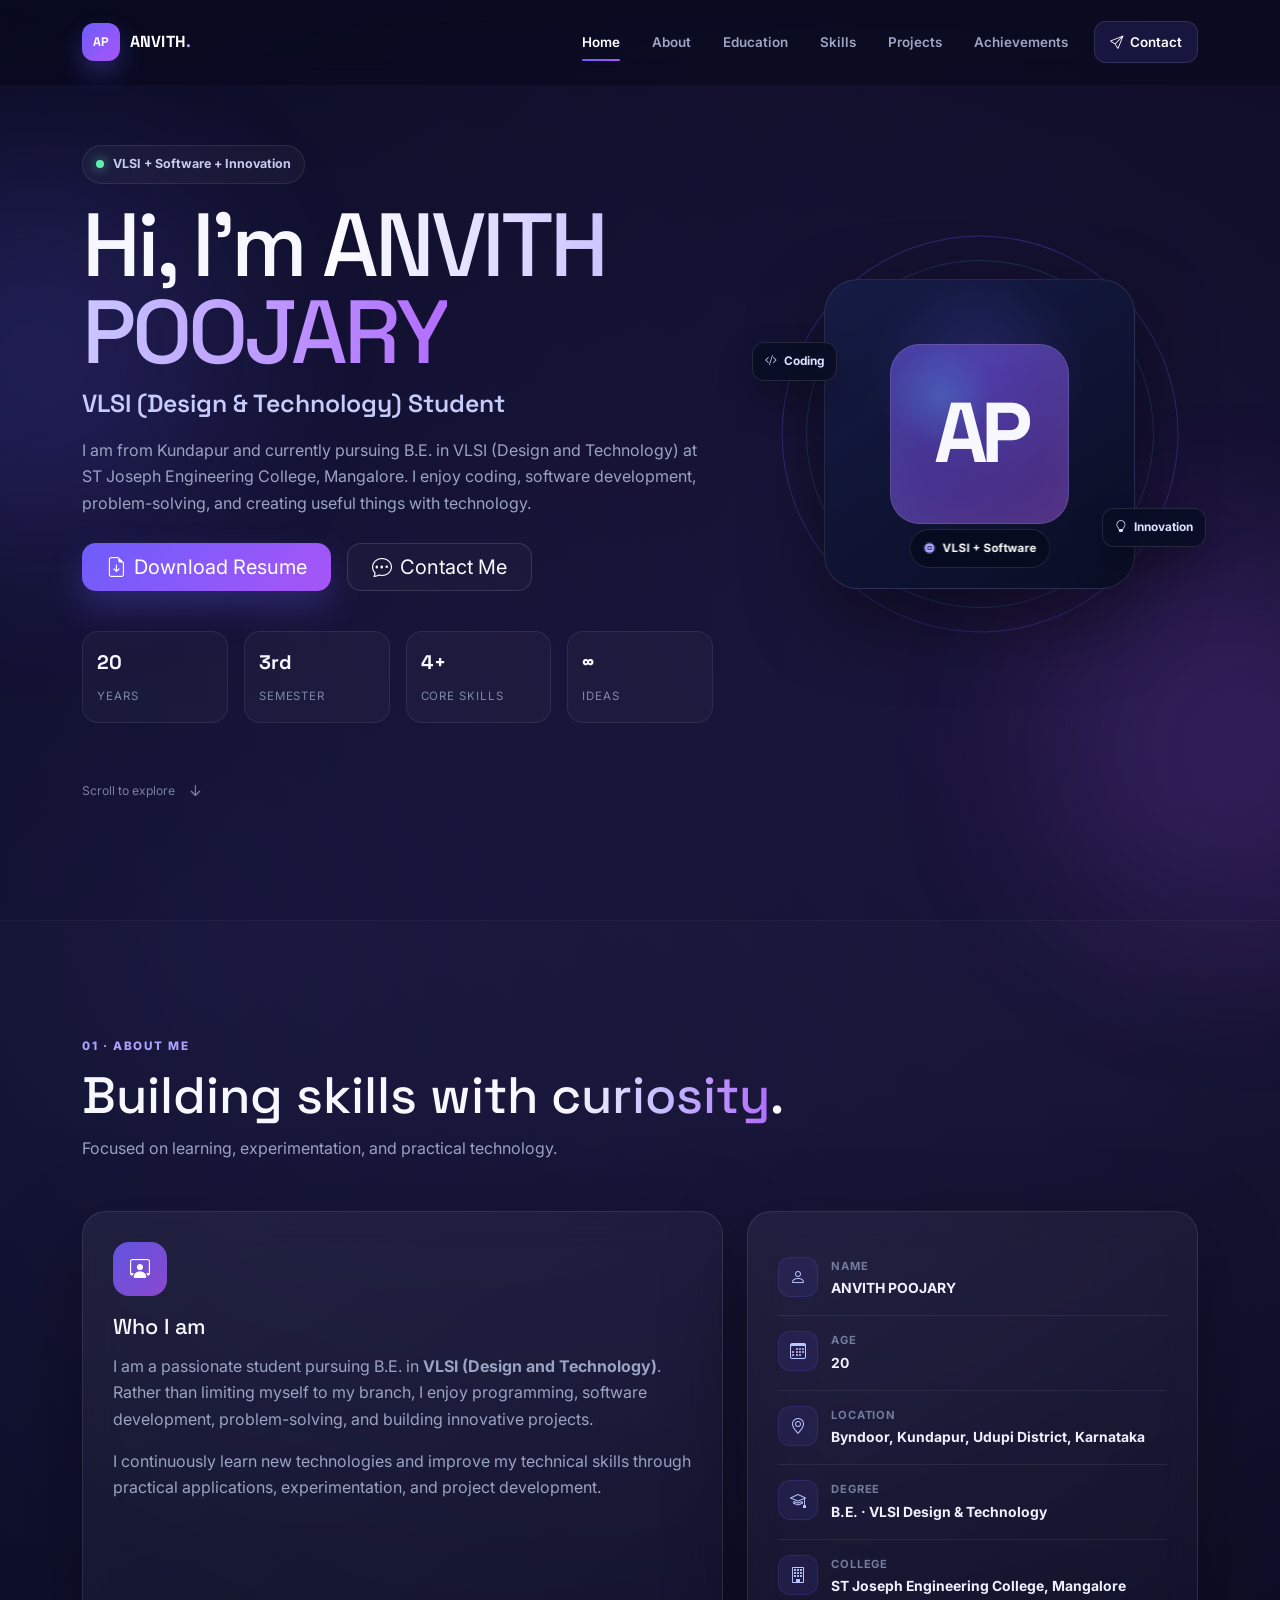
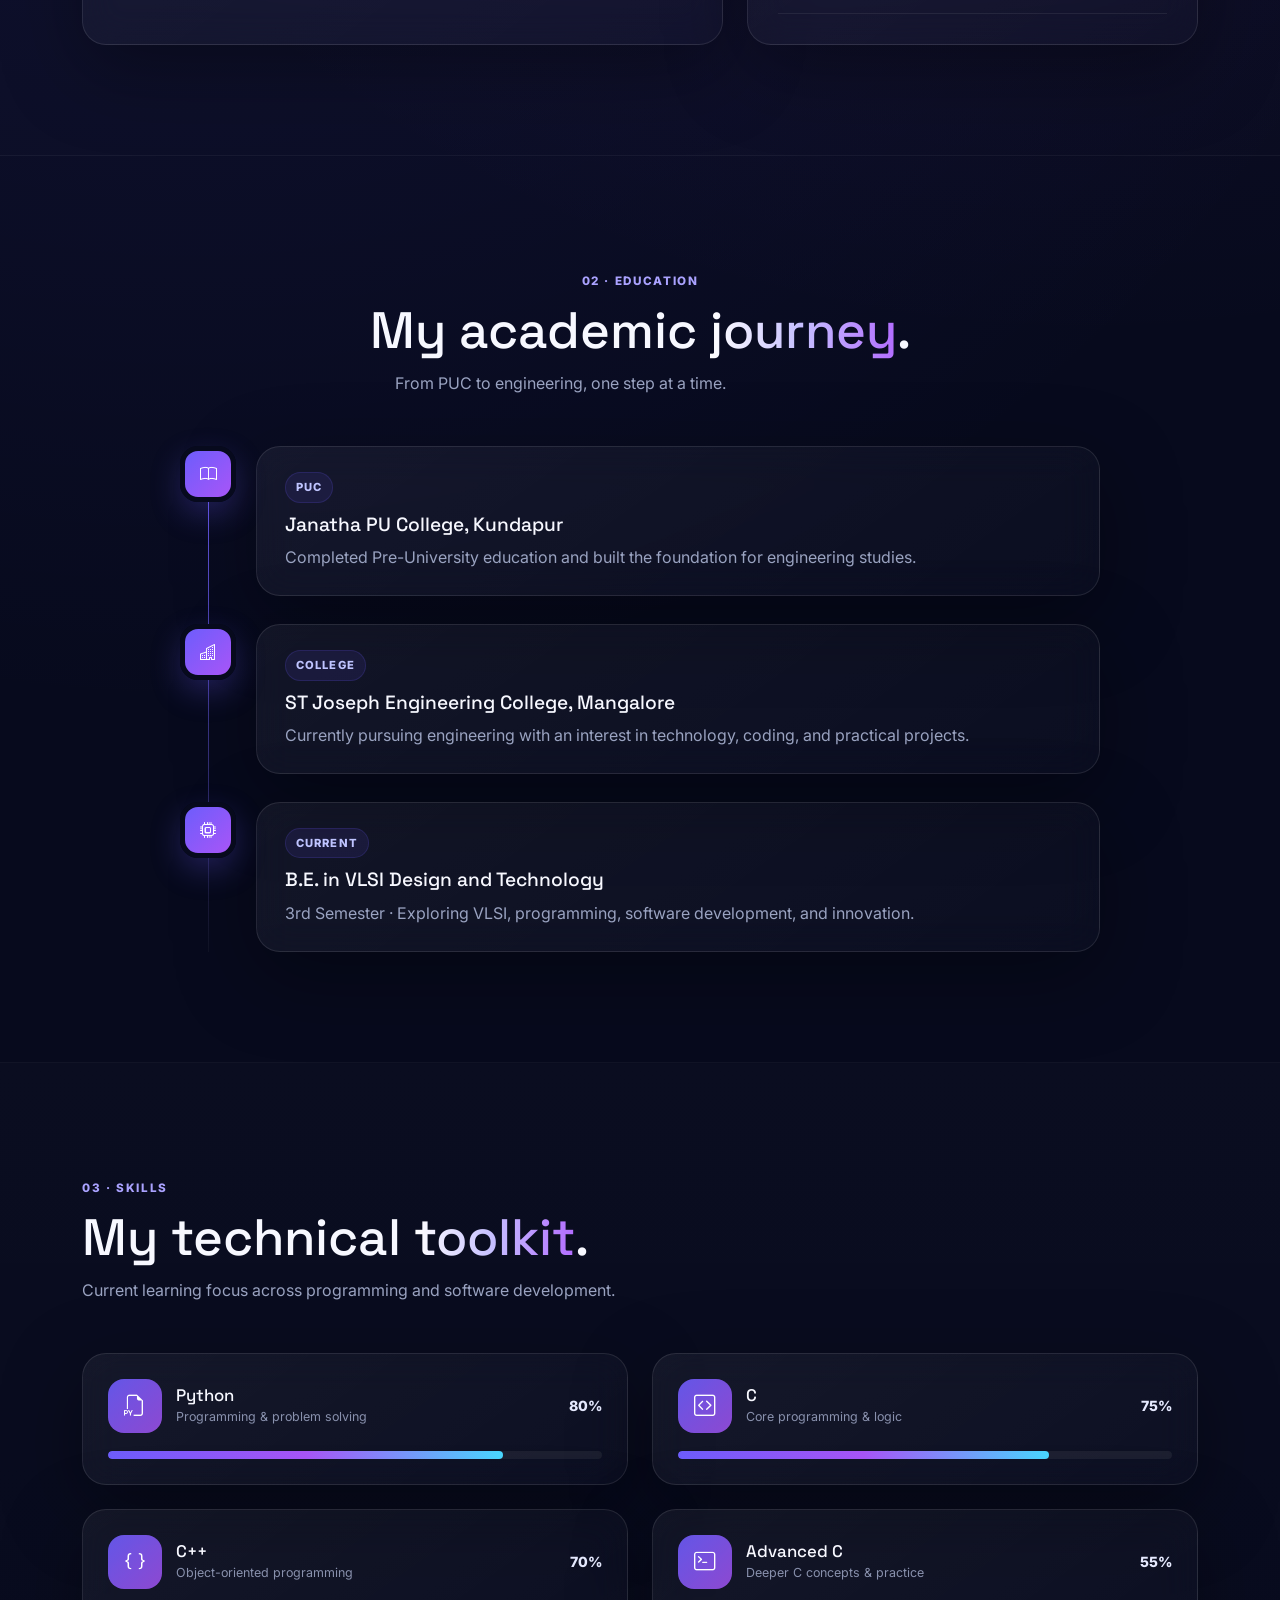
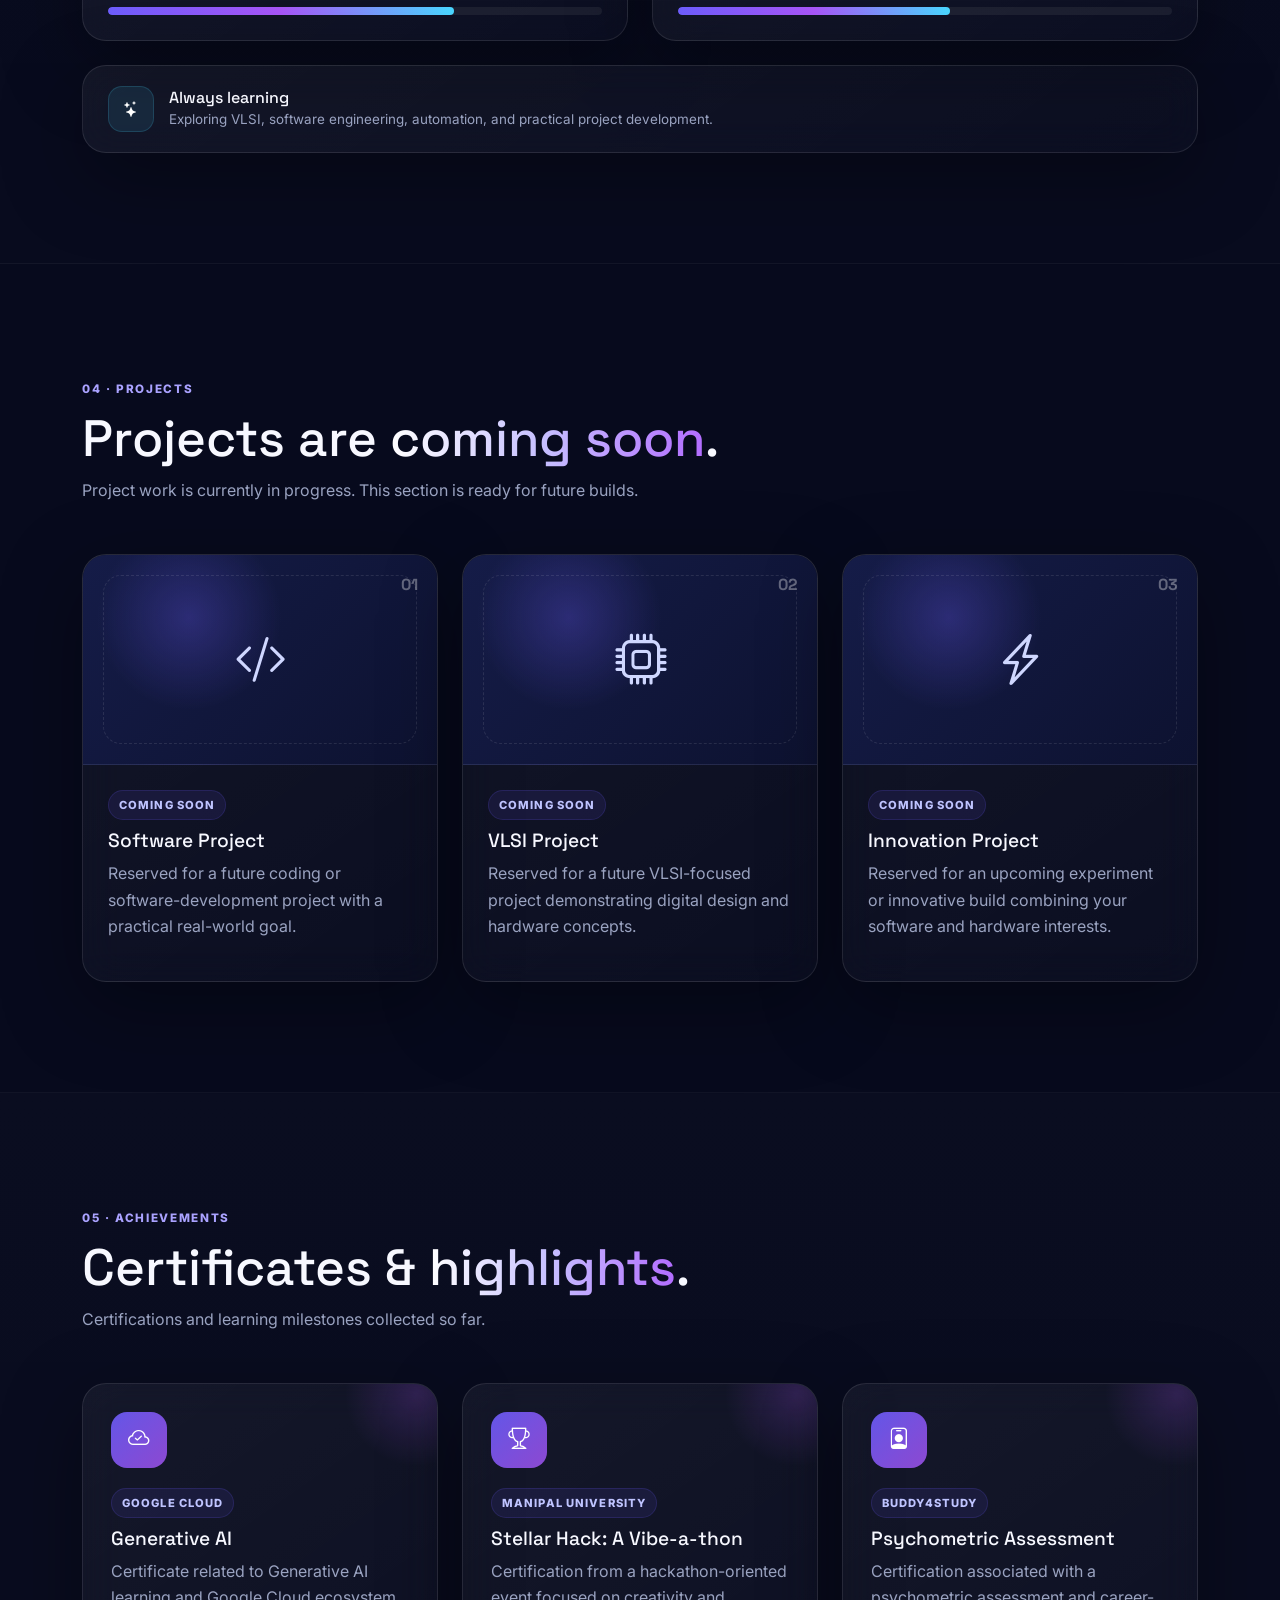
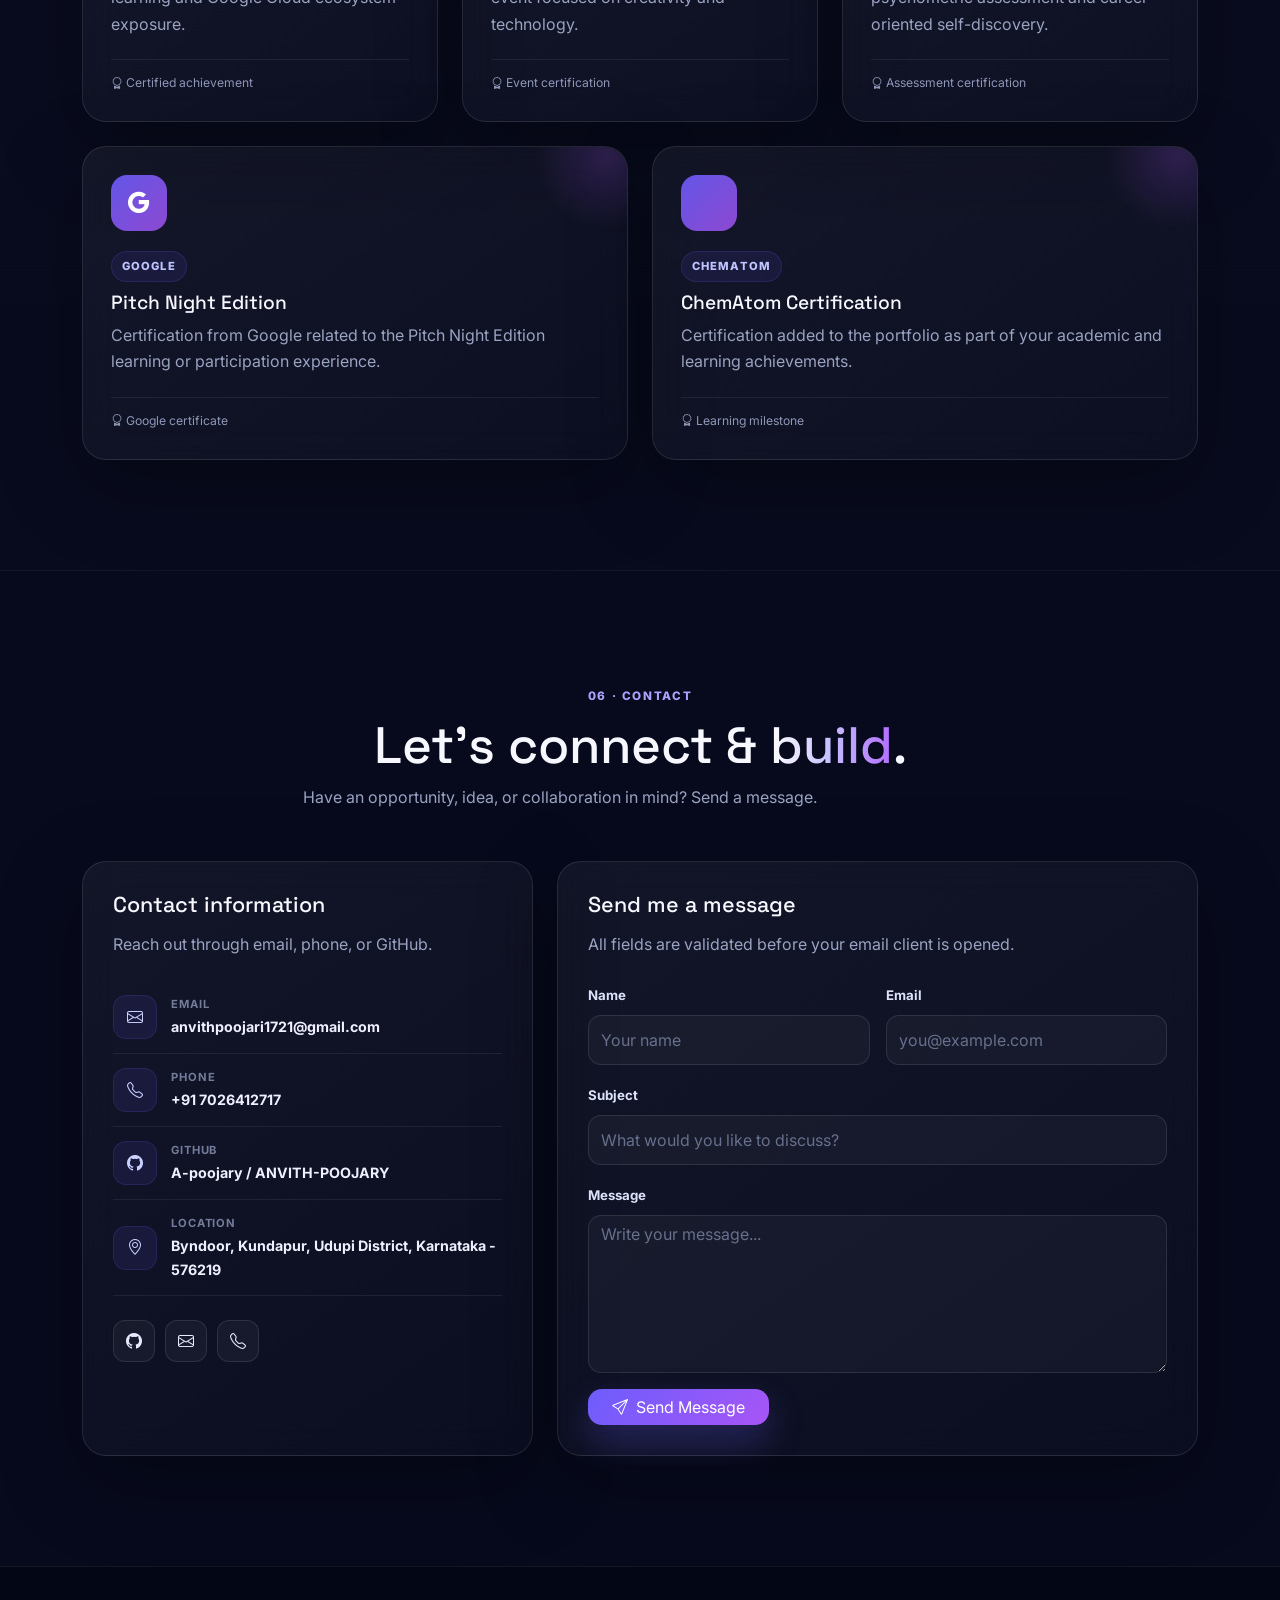
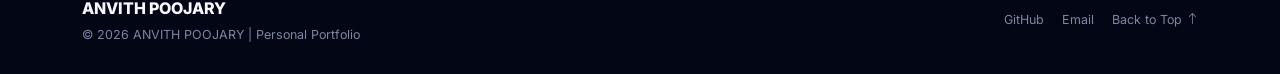
<file: index.html>
<!DOCTYPE html>
<html lang="en">
<head>
  <meta charset="UTF-8">
  <meta name="viewport" content="width=device-width, initial-scale=1.0">

  <!-- SEO -->
  <meta name="description" content="Personal portfolio of ANVITH POOJARY, a VLSI Design and Technology student interested in coding, software development, problem-solving, and innovation.">
  <meta name="keywords" content="ANVITH POOJARY, VLSI, portfolio, Python, C, C++, Advanced C, engineering student, software development">
  <meta name="author" content="ANVITH POOJARY">
  <meta name="theme-color" content="#080b24">

  <title>ANVITH POOJARY | VLSI Design & Technology Student</title>

  <!-- Bootstrap 5 -->
  <link href="https://cdn.jsdelivr.net/npm/bootstrap@5.3.3/dist/css/bootstrap.min.css" rel="stylesheet">

  <!-- Bootstrap Icons -->
  <link href="https://cdn.jsdelivr.net/npm/bootstrap-icons@1.11.3/font/bootstrap-icons.css" rel="stylesheet">

  <!-- Google Fonts -->
  <link rel="preconnect" href="https://fonts.googleapis.com">
  <link rel="preconnect" href="https://fonts.gstatic.com" crossorigin>
  <link href="https://fonts.googleapis.com/css2?family=Inter:wght@400;500;600;700;800&family=Space+Grotesk:wght@500;600;700&display=swap" rel="stylesheet">

  <!-- Custom CSS -->
  <link rel="stylesheet" href="style.css">
</head>

<body class="loading">
  <!-- Page loader -->
  <div id="loader" class="loader-screen" aria-label="Loading portfolio">
    <div class="loader-orbit" aria-hidden="true">
      <span></span><span></span><span></span>
    </div>
    <p>Loading portfolio...</p>
  </div>

  <!-- Decorative background -->
  <div class="bg-grid" aria-hidden="true"></div>
  <div class="glow glow-one" aria-hidden="true"></div>
  <div class="glow glow-two" aria-hidden="true"></div>

  <!-- Sticky navigation -->
  <nav id="mainNav" class="navbar navbar-expand-lg navbar-dark fixed-top" aria-label="Primary navigation">
    <div class="container">
      <a class="navbar-brand" href="#home" aria-label="ANVITH POOJARY home">
        <span class="brand-mark">AP</span>
        <span>ANVITH<span class="brand-dot">.</span></span>
      </a>

      <button class="navbar-toggler border-0 shadow-none" type="button"
              data-bs-toggle="collapse" data-bs-target="#navbarNav"
              aria-controls="navbarNav" aria-expanded="false" aria-label="Toggle navigation">
        <i class="bi bi-list fs-1"></i>
      </button>

      <div class="collapse navbar-collapse" id="navbarNav">
        <ul class="navbar-nav ms-auto align-items-lg-center gap-lg-2">
          <li class="nav-item"><a class="nav-link active" href="#home">Home</a></li>
          <li class="nav-item"><a class="nav-link" href="#about">About</a></li>
          <li class="nav-item"><a class="nav-link" href="#education">Education</a></li>
          <li class="nav-item"><a class="nav-link" href="#skills">Skills</a></li>
          <li class="nav-item"><a class="nav-link" href="#projects">Projects</a></li>
          <li class="nav-item"><a class="nav-link" href="#achievements">Achievements</a></li>
          <li class="nav-item">
            <a class="nav-link nav-cta" href="#contact">
              <i class="bi bi-send me-1"></i> Contact
            </a>
          </li>
        </ul>
      </div>
    </div>
  </nav>

  <main>
    <!-- Hero -->
    <section id="home" class="hero-section section-pad">
      <div class="container">
        <div class="row align-items-center g-5">
          <div class="col-lg-7 order-2 order-lg-1 reveal">
            <div class="hero-kicker">
              <span class="status-dot"></span>
              VLSI + Software + Innovation
            </div>

            <h1 class="hero-title">
              Hi, I'm <span class="gradient-text">ANVITH POOJARY</span>
            </h1>

            <h2 class="hero-subtitle">VLSI (Design & Technology) Student</h2>

            <p class="hero-description">
              I am from Kundapur and currently pursuing B.E. in VLSI (Design and Technology)
              at ST Joseph Engineering College, Mangalore. I enjoy coding, software development,
              problem-solving, and creating useful things with technology.
            </p>

            <div class="hero-actions d-flex flex-wrap gap-3">
              <button class="btn btn-primary-custom btn-lg px-4" id="resumeBtn" type="button">
                <i class="bi bi-file-earmark-arrow-down me-2"></i>Download Resume
              </button>
              <a class="btn btn-outline-light btn-lg px-4" href="#contact">
                <i class="bi bi-chat-dots me-2"></i>Contact Me
              </a>
            </div>

            <div class="hero-stats row g-3 mt-4">
              <div class="col-6 col-md-3">
                <div class="stat-card">
                  <span class="stat-number">20</span>
                  <span class="stat-label">Years</span>
                </div>
              </div>
              <div class="col-6 col-md-3">
                <div class="stat-card">
                  <span class="stat-number">3rd</span>
                  <span class="stat-label">Semester</span>
                </div>
              </div>
              <div class="col-6 col-md-3">
                <div class="stat-card">
                  <span class="stat-number">4+</span>
                  <span class="stat-label">Core Skills</span>
                </div>
              </div>
              <div class="col-6 col-md-3">
                <div class="stat-card">
                  <span class="stat-number">∞</span>
                  <span class="stat-label">Ideas</span>
                </div>
              </div>
            </div>
          </div>

          <div class="col-lg-5 order-1 order-lg-2 reveal reveal-delay">
            <div class="profile-wrap mx-auto">
              <div class="profile-ring ring-one"></div>
              <div class="profile-ring ring-two"></div>

              <div class="profile-card">
                <!-- Replace this placeholder with your photo later -->
                <div class="profile-placeholder" role="img" aria-label="Profile image placeholder">
                  <span>AP</span>
                </div>

                <div class="profile-badge">
                  <i class="bi bi-cpu-fill"></i>
                  <span>VLSI + Software</span>
                </div>
              </div>

              <div class="floating-chip chip-one">
                <i class="bi bi-code-slash"></i> Coding
              </div>
              <div class="floating-chip chip-two">
                <i class="bi bi-lightbulb"></i> Innovation
              </div>
            </div>
          </div>
        </div>

        <a class="scroll-indicator" href="#about" aria-label="Scroll to About section">
          <span>Scroll to explore</span>
          <i class="bi bi-arrow-down-short"></i>
        </a>
      </div>
    </section>

    <!-- About -->
    <section id="about" class="section-pad section-soft">
      <div class="container">
        <div class="section-heading reveal">
          <span class="eyebrow">01 · About me</span>
          <h2>Building skills with <span class="gradient-text">curiosity</span>.</h2>
          <p>Focused on learning, experimentation, and practical technology.</p>
        </div>

        <div class="row g-4 align-items-stretch">
          <div class="col-lg-7 reveal">
            <article class="glass-card about-card h-100">
              <div class="icon-box"><i class="bi bi-person-workspace"></i></div>
              <h3>Who I am</h3>
              <p>
                I am a passionate student pursuing B.E. in <strong>VLSI (Design and Technology)</strong>.
                Rather than limiting myself to my branch, I enjoy programming, software development,
                problem-solving, and building innovative projects.
              </p>
              <p class="mb-0">
                I continuously learn new technologies and improve my technical skills through
                practical applications, experimentation, and project development.
              </p>
            </article>
          </div>

          <div class="col-lg-5 reveal reveal-delay">
            <article class="glass-card details-card h-100">
              <div class="detail-row">
                <span class="detail-icon"><i class="bi bi-person"></i></span>
                <div><small>Name</small><strong>ANVITH POOJARY</strong></div>
              </div>

              <div class="detail-row">
                <span class="detail-icon"><i class="bi bi-calendar3"></i></span>
                <div><small>Age</small><strong>20</strong></div>
              </div>

              <div class="detail-row">
                <span class="detail-icon"><i class="bi bi-geo-alt"></i></span>
                <div><small>Location</small><strong>Byndoor, Kundapur, Udupi District, Karnataka</strong></div>
              </div>

              <div class="detail-row">
                <span class="detail-icon"><i class="bi bi-mortarboard"></i></span>
                <div><small>Degree</small><strong>B.E. · VLSI Design &amp; Technology</strong></div>
              </div>

              <div class="detail-row mb-0">
                <span class="detail-icon"><i class="bi bi-building"></i></span>
                <div><small>College</small><strong>ST Joseph Engineering College, Mangalore</strong></div>
              </div>
            </article>
          </div>
        </div>
      </div>
    </section>

    <!-- Education -->
    <section id="education" class="section-pad">
      <div class="container">
        <div class="section-heading text-center reveal">
          <span class="eyebrow">02 · Education</span>
          <h2>My academic <span class="gradient-text">journey</span>.</h2>
          <p>From PUC to engineering, one step at a time.</p>
        </div>

        <div class="timeline">
          <div class="timeline-item reveal">
            <div class="timeline-dot"><i class="bi bi-book"></i></div>
            <article class="timeline-card glass-card">
              <span class="timeline-year">PUC</span>
              <h3>Janatha PU College, Kundapur</h3>
              <p class="mb-0">Completed Pre-University education and built the foundation for engineering studies.</p>
            </article>
          </div>

          <div class="timeline-item reveal reveal-delay">
            <div class="timeline-dot"><i class="bi bi-buildings"></i></div>
            <article class="timeline-card glass-card">
              <span class="timeline-year">College</span>
              <h3>ST Joseph Engineering College, Mangalore</h3>
              <p class="mb-0">Currently pursuing engineering with an interest in technology, coding, and practical projects.</p>
            </article>
          </div>

          <div class="timeline-item reveal">
            <div class="timeline-dot"><i class="bi bi-cpu"></i></div>
            <article class="timeline-card glass-card">
              <span class="timeline-year">Current</span>
              <h3>B.E. in VLSI Design and Technology</h3>
              <p class="mb-0">3rd Semester · Exploring VLSI, programming, software development, and innovation.</p>
            </article>
          </div>
        </div>
      </div>
    </section>

    <!-- Skills -->
    <section id="skills" class="section-pad section-soft">
      <div class="container">
        <div class="section-heading reveal">
          <span class="eyebrow">03 · Skills</span>
          <h2>My technical <span class="gradient-text">toolkit</span>.</h2>
          <p>Current learning focus across programming and software development.</p>
        </div>

        <div class="row g-4">
          <!-- Python -->
          <div class="col-md-6 reveal">
            <article class="skill-card glass-card">
              <div class="skill-top">
                <div class="skill-icon"><i class="bi bi-filetype-py"></i></div>
                <div>
                  <h3>Python</h3>
                  <p>Programming &amp; problem solving</p>
                </div>
                <span class="skill-percent">80%</span>
              </div>
              <div class="progress skill-progress" role="progressbar" aria-label="Python skill level" aria-valuemin="0" aria-valuemax="100" aria-valuenow="80">
                <div class="progress-bar" data-progress="80"></div>
              </div>
            </article>
          </div>

          <!-- C -->
          <div class="col-md-6 reveal reveal-delay">
            <article class="skill-card glass-card">
              <div class="skill-top">
                <div class="skill-icon"><i class="bi bi-code-square"></i></div>
                <div>
                  <h3>C</h3>
                  <p>Core programming &amp; logic</p>
                </div>
                <span class="skill-percent">75%</span>
              </div>
              <div class="progress skill-progress" role="progressbar" aria-label="C skill level" aria-valuemin="0" aria-valuemax="100" aria-valuenow="75">
                <div class="progress-bar" data-progress="75"></div>
              </div>
            </article>
          </div>

          <!-- C++ -->
          <div class="col-md-6 reveal">
            <article class="skill-card glass-card">
              <div class="skill-top">
                <div class="skill-icon"><i class="bi bi-braces"></i></div>
                <div>
                  <h3>C++</h3>
                  <p>Object-oriented programming</p>
                </div>
                <span class="skill-percent">70%</span>
              </div>
              <div class="progress skill-progress" role="progressbar" aria-label="C++ skill level" aria-valuemin="0" aria-valuemax="100" aria-valuenow="70">
                <div class="progress-bar" data-progress="70"></div>
              </div>
            </article>
          </div>

          <!-- Advanced C -->
          <div class="col-md-6 reveal reveal-delay">
            <article class="skill-card glass-card">
              <div class="skill-top">
                <div class="skill-icon"><i class="bi bi-terminal"></i></div>
                <div>
                  <h3>Advanced C</h3>
                  <p>Deeper C concepts &amp; practice</p>
                </div>
                <span class="skill-percent">55%</span>
              </div>
              <div class="progress skill-progress" role="progressbar" aria-label="Advanced C skill level" aria-valuemin="0" aria-valuemax="100" aria-valuenow="55">
                <div class="progress-bar" data-progress="55"></div>
              </div>
            </article>
          </div>
        </div>

        <div class="learning-strip glass-card mt-4 reveal">
          <div class="learning-icon"><i class="bi bi-stars"></i></div>
          <div>
            <h3>Always learning</h3>
            <p class="mb-0">Exploring VLSI, software engineering, automation, and practical project development.</p>
          </div>
        </div>
      </div>
    </section>

    <!-- Projects -->
    <section id="projects" class="section-pad">
      <div class="container">
        <div class="section-heading reveal">
          <span class="eyebrow">04 · Projects</span>
          <h2>Projects are <span class="gradient-text">coming soon</span>.</h2>
          <p>Project work is currently in progress. This section is ready for future builds.</p>
        </div>

        <div class="row g-4">
          <div class="col-md-6 col-lg-4 reveal">
            <article class="project-card glass-card h-100">
              <div class="project-visual">
                <i class="bi bi-code-slash"></i>
                <span>01</span>
              </div>
              <div class="project-content">
                <span class="project-status">Coming soon</span>
                <h3>Software Project</h3>
                <p>Reserved for a future coding or software-development project with a practical real-world goal.</p>
              </div>
            </article>
          </div>

          <div class="col-md-6 col-lg-4 reveal reveal-delay">
            <article class="project-card glass-card h-100">
              <div class="project-visual">
                <i class="bi bi-cpu"></i>
                <span>02</span>
              </div>
              <div class="project-content">
                <span class="project-status">Coming soon</span>
                <h3>VLSI Project</h3>
                <p>Reserved for a future VLSI-focused project demonstrating digital design and hardware concepts.</p>
              </div>
            </article>
          </div>

          <div class="col-md-6 col-lg-4 reveal">
            <article class="project-card glass-card h-100">
              <div class="project-visual">
                <i class="bi bi-lightning-charge"></i>
                <span>03</span>
              </div>
              <div class="project-content">
                <span class="project-status">Coming soon</span>
                <h3>Innovation Project</h3>
                <p>Reserved for an upcoming experiment or innovative build combining your software and hardware interests.</p>
              </div>
            </article>
          </div>
        </div>
      </div>
    </section>

    <!-- Achievements & Certificates -->
    <section id="achievements" class="section-pad section-soft">
      <div class="container">
        <div class="section-heading reveal">
          <span class="eyebrow">05 · Achievements</span>
          <h2>Certificates &amp; <span class="gradient-text">highlights</span>.</h2>
          <p>Certifications and learning milestones collected so far.</p>
        </div>

        <div class="row g-4">
          <div class="col-md-6 col-lg-4 reveal">
            <article class="certificate-card glass-card h-100">
              <div class="certificate-icon"><i class="bi bi-cloud-check"></i></div>
              <span class="certificate-tag">Google Cloud</span>
              <h3>Generative AI</h3>
              <p>Certificate related to Generative AI learning and Google Cloud ecosystem exposure.</p>
              <div class="certificate-footer"><i class="bi bi-award"></i> Certified achievement</div>
            </article>
          </div>

          <div class="col-md-6 col-lg-4 reveal reveal-delay">
            <article class="certificate-card glass-card h-100">
              <div class="certificate-icon"><i class="bi bi-trophy"></i></div>
              <span class="certificate-tag">Manipal University</span>
              <h3>Stellar Hack: A Vibe-a-thon</h3>
              <p>Certification from a hackathon-oriented event focused on creativity and technology.</p>
              <div class="certificate-footer"><i class="bi bi-award"></i> Event certification</div>
            </article>
          </div>

          <div class="col-md-6 col-lg-4 reveal">
            <article class="certificate-card glass-card h-100">
              <div class="certificate-icon"><i class="bi bi-person-badge"></i></div>
              <span class="certificate-tag">Buddy4Study</span>
              <h3>Psychometric Assessment</h3>
              <p>Certification associated with a psychometric assessment and career-oriented self-discovery.</p>
              <div class="certificate-footer"><i class="bi bi-award"></i> Assessment certification</div>
            </article>
          </div>

          <div class="col-md-6 col-lg-6 reveal">
            <article class="certificate-card glass-card h-100">
              <div class="certificate-icon"><i class="bi bi-google"></i></div>
              <span class="certificate-tag">Google</span>
              <h3>Pitch Night Edition</h3>
              <p>Certification from Google related to the Pitch Night Edition learning or participation experience.</p>
              <div class="certificate-footer"><i class="bi bi-award"></i> Google certificate</div>
            </article>
          </div>

          <div class="col-md-6 col-lg-6 reveal reveal-delay">
            <article class="certificate-card glass-card h-100">
              <div class="certificate-icon"><i class="bi bi-beaker"></i></div>
              <span class="certificate-tag">ChemAtom</span>
              <h3>ChemAtom Certification</h3>
              <p>Certification added to the portfolio as part of your academic and learning achievements.</p>
              <div class="certificate-footer"><i class="bi bi-award"></i> Learning milestone</div>
            </article>
          </div>
        </div>
      </div>
    </section>

    <!-- Contact -->
    <section id="contact" class="section-pad">
      <div class="container">
        <div class="section-heading text-center reveal">
          <span class="eyebrow">06 · Contact</span>
          <h2>Let's connect &amp; <span class="gradient-text">build</span>.</h2>
          <p>Have an opportunity, idea, or collaboration in mind? Send a message.</p>
        </div>

        <div class="row g-4">
          <div class="col-lg-5 reveal">
            <div class="glass-card contact-panel h-100">
              <h3>Contact information</h3>
              <p class="contact-intro">Reach out through email, phone, or GitHub.</p>

              <a class="contact-item text-decoration-none" href="mailto:anvithpoojari1721@gmail.com">
                <span class="contact-icon"><i class="bi bi-envelope"></i></span>
                <span>
                  <small>Email</small>
                  <strong>anvithpoojari1721@gmail.com</strong>
                </span>
              </a>

              <a class="contact-item text-decoration-none" href="tel:+917026412717">
                <span class="contact-icon"><i class="bi bi-telephone"></i></span>
                <span>
                  <small>Phone</small>
                  <strong>+91 7026412717</strong>
                </span>
              </a>

              <a class="contact-item text-decoration-none" href="https://github.com/A-poojary/ANVITH-POOJARY" target="_blank" rel="noopener noreferrer">
                <span class="contact-icon"><i class="bi bi-github"></i></span>
                <span>
                  <small>GitHub</small>
                  <strong>A-poojary / ANVITH-POOJARY</strong>
                </span>
              </a>

              <div class="contact-item">
                <span class="contact-icon"><i class="bi bi-geo-alt"></i></span>
                <span>
                  <small>Location</small>
                  <strong>Byndoor, Kundapur, Udupi District, Karnataka - 576219</strong>
                </span>
              </div>

              <div class="contact-socials">
                <a class="social-btn" href="https://github.com/A-poojary/ANVITH-POOJARY" target="_blank" rel="noopener noreferrer" aria-label="GitHub">
                  <i class="bi bi-github"></i>
                </a>
                <a class="social-btn" href="mailto:anvithpoojari1721@gmail.com" aria-label="Email">
                  <i class="bi bi-envelope"></i>
                </a>
                <a class="social-btn" href="tel:+917026412717" aria-label="Phone">
                  <i class="bi bi-telephone"></i>
                </a>
              </div>
            </div>
          </div>

          <div class="col-lg-7 reveal reveal-delay">
            <div class="glass-card contact-form-wrap">
              <h3>Send me a message</h3>
              <p class="contact-intro">All fields are validated before your email client is opened.</p>

              <form id="contactForm" novalidate>
                <div class="row g-3">
                  <div class="col-md-6">
                    <label class="form-label" for="name">Name</label>
                    <input class="form-control" id="name" name="name" type="text"
                           placeholder="Your name" autocomplete="name" required>
                    <div class="invalid-feedback">Please enter at least 2 characters.</div>
                  </div>

                  <div class="col-md-6">
                    <label class="form-label" for="email">Email</label>
                    <input class="form-control" id="email" name="email" type="email"
                           placeholder="you@example.com" autocomplete="email" required>
                    <div class="invalid-feedback">Enter a valid email address.</div>
                  </div>

                  <div class="col-12">
                    <label class="form-label" for="subject">Subject</label>
                    <input class="form-control" id="subject" name="subject" type="text"
                           placeholder="What would you like to discuss?" required>
                    <div class="invalid-feedback">Please enter a subject.</div>
                  </div>

                  <div class="col-12">
                    <label class="form-label" for="message">Message</label>
                    <textarea class="form-control" id="message" name="message" rows="6"
                              placeholder="Write your message..." required></textarea>
                    <div class="invalid-feedback">Please enter at least 10 characters.</div>
                  </div>

                  <div class="col-12 d-flex flex-column flex-sm-row gap-3 align-items-sm-center justify-content-between">
                    <button class="btn btn-primary-custom px-4" type="submit">
                      <i class="bi bi-send me-2"></i>Send Message
                    </button>
                    <div id="formStatus" class="form-status" role="status" aria-live="polite"></div>
                  </div>
                </div>
              </form>
            </div>
          </div>
        </div>
      </div>
    </section>
  </main>

  <!-- Footer -->
  <footer class="site-footer">
    <div class="container">
      <div class="footer-inner">
        <div>
          <div class="footer-brand">ANVITH POOJARY</div>
          <p class="mb-0">© 2026 ANVITH POOJARY | Personal Portfolio</p>
        </div>

        <div class="footer-links">
          <a href="https://github.com/A-poojary/ANVITH-POOJARY" target="_blank" rel="noopener noreferrer">GitHub</a>
          <a href="mailto:anvithpoojari1721@gmail.com">Email</a>
          <a href="#home" id="backToTop">Back to Top <i class="bi bi-arrow-up"></i></a>
        </div>
      </div>
    </div>
  </footer>

  <!-- Bootstrap JS -->
  <script src="https://cdn.jsdelivr.net/npm/bootstrap@5.3.3/dist/js/bootstrap.bundle.min.js"></script>

  <!-- Custom JS -->
  <script src="script.js"></script>
</body>
</html>
</file>
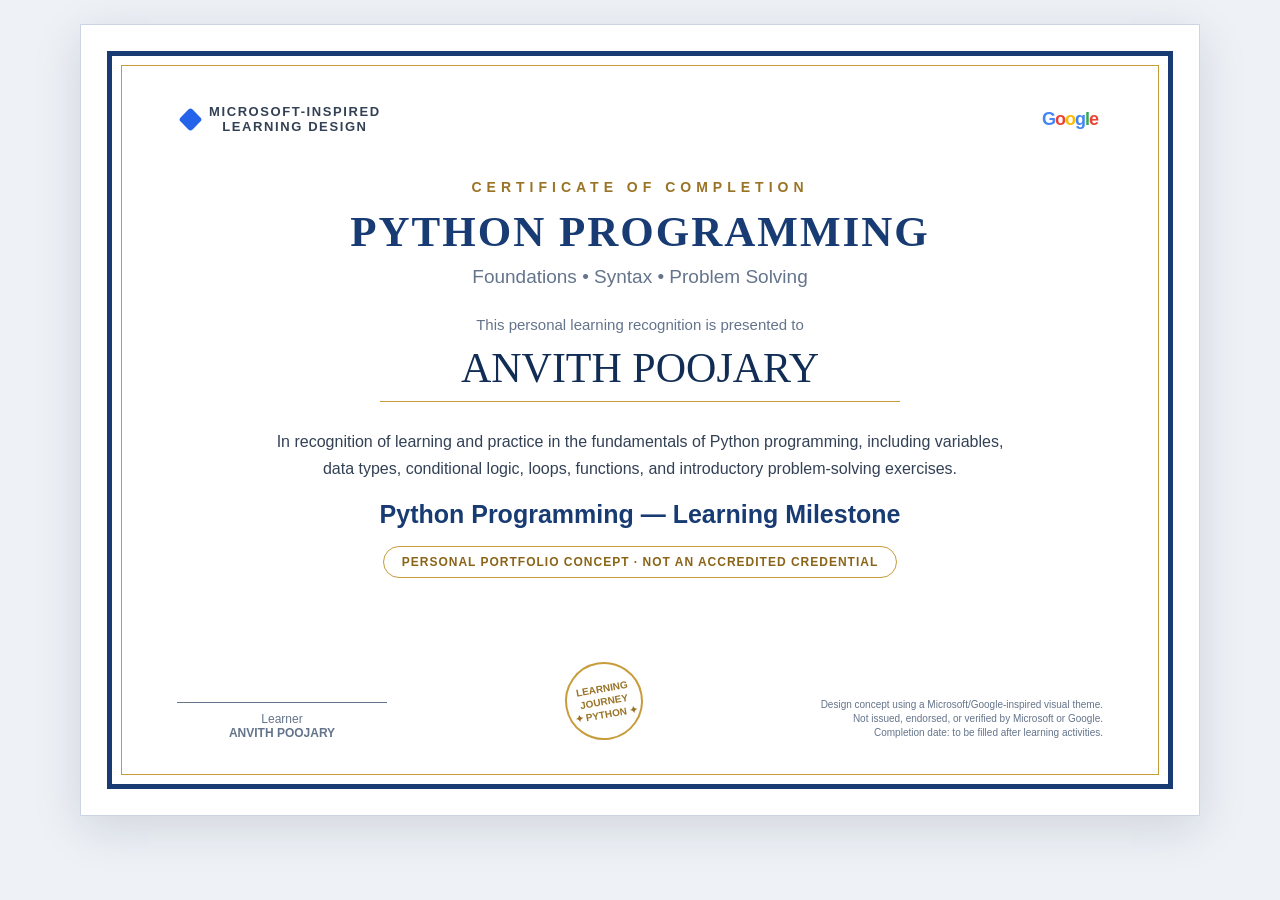
<file: certificates/python-learning-certificate.html>
<!doctype html>
<html lang="en">
<head>
<meta charset="utf-8"><meta name="viewport" content="width=device-width, initial-scale=1">
<title>Python Programming — Learning Certificate Concept</title>
<style>
@page{size:A4 landscape;margin:0}
*{box-sizing:border-box}body{margin:0;background:#eef2f7;font-family:Arial,Helvetica,sans-serif;color:#172554}
.sheet{width:1120px;min-height:790px;margin:24px auto;padding:26px;background:#fff;border:1px solid #cbd5e1;box-shadow:0 12px 45px #0f172a22}
.frame{height:738px;border:5px solid #173b72;padding:9px;background:white}
.inner{height:100%;border:1px solid #c89c3b;padding:38px 60px;text-align:center;position:relative;overflow:hidden}
.top{display:flex;justify-content:space-between;align-items:center;font-size:13px;font-weight:bold;letter-spacing:1.6px;color:#334155}
.brand{display:flex;gap:10px;align-items:center}.brandmark{width:17px;height:17px;display:inline-block;background:#2563eb;border-radius:3px;transform:rotate(45deg)}.googlemark{font-size:18px;font-weight:800;letter-spacing:-1px;color:#4285f4}.googlemark span:nth-child(2){color:#ea4335}.googlemark span:nth-child(3){color:#fbbc05}.googlemark span:nth-child(4){color:#4285f4}.googlemark span:nth-child(5){color:#34a853}.googlemark span:nth-child(6){color:#ea4335}
.kicker{margin-top:45px;font-size:14px;letter-spacing:5px;color:#9a7426;font-weight:bold}
h1{font-family:Georgia,'Times New Roman',serif;font-size:43px;letter-spacing:2px;margin:12px 0 0;color:#173b72}
.sub{font-size:19px;color:#64748b;margin-top:10px}
.present{margin-top:28px;font-size:15px;color:#64748b}
.name{font-family:Georgia,'Times New Roman',serif;font-size:42px;color:#122d55;margin:11px 0 8px;border-bottom:1px solid #c89c3b;display:inline-block;min-width:520px;padding:0 25px 9px}
.copy{font-size:16px;line-height:1.7;color:#334155;max-width:760px;margin:18px auto}
.course{font-size:25px;font-weight:bold;color:#173b72;margin:12px 0}
.pill{display:inline-block;border:1px solid #c89c3b;color:#8a6418;border-radius:100px;padding:8px 18px;font-size:12px;letter-spacing:1px;font-weight:bold;margin-top:5px}
.bottom{position:absolute;left:55px;right:55px;bottom:34px;display:flex;justify-content:space-between;align-items:end;text-align:left}
.sign{width:210px;border-top:1px solid #64748b;padding-top:9px;font-size:12px;color:#64748b;text-align:center}
.seal{width:78px;height:78px;border:2px solid #c89c3b;border-radius:50%;display:flex;align-items:center;justify-content:center;text-align:center;font-size:10px;line-height:1.3;font-weight:bold;color:#9a7426;transform:rotate(-10deg)}
.note{font-size:10px;line-height:1.4;color:#64748b;max-width:300px;text-align:right}
@media(max-width:1150px){.sheet{width:96%;min-height:0;padding:12px}.frame{height:auto;min-height:730px}.inner{min-height:700px;padding:28px 18px}h1{font-size:34px}.name{min-width:0;width:90%;font-size:34px}.bottom{left:20px;right:20px}.top{font-size:10px}}
@media print{body{background:white}.sheet{margin:0;width:1120px;box-shadow:none}.frame{height:738px}}
</style>
</head>
<body>
<main class="sheet"><div class="frame"><section class="inner">
<div class="top">
<div class="brand"><i class="brandmark"></i><span>MICROSOFT-INSPIRED<br>LEARNING DESIGN</span></div>
<div class="googlemark" aria-label="Google-inspired color treatment"><span>G</span><span>o</span><span>o</span><span>g</span><span>l</span><span>e</span></div>
</div>
<div class="kicker">CERTIFICATE OF COMPLETION</div>
<h1>PYTHON PROGRAMMING</h1>
<div class="sub">Foundations • Syntax • Problem Solving</div>
<div class="present">This personal learning recognition is presented to</div>
<div class="name">ANVITH POOJARY</div>
<div class="copy">In recognition of learning and practice in the fundamentals of Python programming, including variables, data types, conditional logic, loops, functions, and introductory problem-solving exercises.</div>
<div class="course">Python Programming — Learning Milestone</div>
<div class="pill">PERSONAL PORTFOLIO CONCEPT · NOT AN ACCREDITED CREDENTIAL</div>
<div class="bottom">
<div class="sign">Learner<br><strong>ANVITH POOJARY</strong></div>
<div class="seal">LEARNING<br>JOURNEY<br>✦ PYTHON ✦</div>
<div class="note">Design concept using a Microsoft/Google-inspired visual theme.<br>Not issued, endorsed, or verified by Microsoft or Google.<br>Completion date: to be filled after learning activities.</div>
</div>
</section></div></main>
</body></html>
</file>
<file: style.css>
/* =========================================================
   ANVITH POOJARY — Personal Portfolio
   Modern dark blue / purple / white theme
   ========================================================= */

:root {
  --bg: #070a1d;
  --bg-soft: #0b1030;
  --surface: rgba(17, 23, 58, 0.72);
  --surface-strong: rgba(14, 20, 52, 0.95);
  --primary: #6d5dfc;
  --primary-2: #a855f7;
  --cyan: #49d7ff;
  --white: #f7f8ff;
  --muted: #9aa3c1;
  --muted-2: #727b99;
  --border: rgba(255, 255, 255, 0.10);
  --shadow: 0 24px 80px rgba(0, 0, 0, 0.34);
  --radius: 24px;
}

html {
  scroll-behavior: smooth;
}

body {
  margin: 0;
  min-height: 100vh;
  overflow-x: hidden;
  color: var(--white);
  background:
    radial-gradient(circle at 15% 15%, rgba(109, 93, 252, 0.11), transparent 24%),
    radial-gradient(circle at 85% 10%, rgba(168, 85, 247, 0.10), transparent 22%),
    var(--bg);
  font-family: "Inter", sans-serif;
  line-height: 1.65;
}

body.loading {
  overflow: hidden;
}

::selection {
  color: #fff;
  background: rgba(109, 93, 252, 0.65);
}

a {
  color: inherit;
  text-decoration: none;
}

a:hover {
  color: inherit;
}

button,
input,
textarea {
  font: inherit;
}

h1,
h2,
h3,
h4,
h5,
h6,
.navbar-brand {
  font-family: "Space Grotesk", sans-serif;
}

/* -----------------------------
   Background decoration
   ----------------------------- */
.bg-grid {
  position: fixed;
  inset: 0;
  z-index: -3;
  pointer-events: none;
  opacity: 0.26;
  background-image:
    linear-gradient(rgba(255,255,255,0.035) 1px, transparent 1px),
    linear-gradient(90deg, rgba(255,255,255,0.035) 1px, transparent 1px);
  background-size: 46px 46px;
  mask-image: linear-gradient(to bottom, rgba(0,0,0,0.92), transparent 95%);
}

.glow {
  position: fixed;
  z-index: -2;
  width: 380px;
  height: 380px;
  border-radius: 50%;
  pointer-events: none;
  filter: blur(90px);
  opacity: 0.19;
}

.glow-one {
  top: 18%;
  left: -160px;
  background: var(--primary);
}

.glow-two {
  top: 62%;
  right: -150px;
  background: var(--primary-2);
}

/* -----------------------------
   Loading screen
   ----------------------------- */
.loader-screen {
  position: fixed;
  inset: 0;
  z-index: 3000;
  display: grid;
  place-items: center;
  align-content: center;
  gap: 14px;
  background: #050718;
  transition: opacity 0.45s ease, visibility 0.45s ease;
}

.loader-screen.hidden {
  opacity: 0;
  visibility: hidden;
}

.loader-screen p {
  margin: 0;
  color: #9ba3c0;
  font-size: 0.85rem;
}

.loader-orbit {
  position: relative;
  width: 68px;
  height: 68px;
  border: 1px solid rgba(255,255,255,0.10);
  border-radius: 50%;
  animation: spin 1.4s linear infinite;
}

.loader-orbit::before {
  content: "";
  position: absolute;
  inset: 9px;
  border: 1px dashed rgba(255,255,255,0.10);
  border-radius: 50%;
}

.loader-orbit span {
  position: absolute;
  width: 9px;
  height: 9px;
  border-radius: 50%;
  background: linear-gradient(135deg, var(--primary), var(--cyan));
  box-shadow: 0 0 20px rgba(109, 93, 252, 0.72);
}

.loader-orbit span:nth-child(1) {
  top: 4px;
  left: 28px;
}

.loader-orbit span:nth-child(2) {
  right: 7px;
  bottom: 12px;
}

.loader-orbit span:nth-child(3) {
  left: 7px;
  bottom: 12px;
}

@keyframes spin {
  to { transform: rotate(360deg); }
}

/* -----------------------------
   Navigation
   ----------------------------- */
.navbar {
  padding: 18px 0;
  background: rgba(7, 10, 29, 0.58);
  border-bottom: 1px solid transparent;
  backdrop-filter: blur(14px);
  transition: all 0.25s ease;
}

.navbar.scrolled {
  padding: 12px 0;
  background: rgba(7, 10, 29, 0.90);
  border-bottom-color: rgba(255,255,255,0.08);
  box-shadow: 0 16px 40px rgba(0,0,0,0.18);
}

.navbar-brand {
  display: inline-flex;
  align-items: center;
  gap: 10px;
  font-size: 1rem;
  font-weight: 800;
  letter-spacing: 0.01em;
}

.brand-mark {
  display: grid;
  place-items: center;
  width: 38px;
  height: 38px;
  border-radius: 12px;
  background: linear-gradient(135deg, var(--primary), var(--primary-2));
  box-shadow: 0 12px 25px rgba(109,93,252,0.30);
  font-size: 0.78rem;
}

.brand-dot {
  color: #bfa9ff;
}

.nav-link {
  position: relative;
  padding: 8px 12px !important;
  color: #9da6c3 !important;
  font-size: 0.84rem;
  font-weight: 600;
  transition: color 0.2s ease;
}

.nav-link:hover,
.nav-link.active {
  color: #fff !important;
}

.nav-link:not(.nav-cta)::after {
  content: "";
  position: absolute;
  left: 12px;
  right: 12px;
  bottom: 0;
  height: 2px;
  border-radius: 999px;
  transform: scaleX(0);
  transform-origin: center;
  background: linear-gradient(90deg, var(--primary), var(--primary-2));
  transition: transform 0.2s ease;
}

.nav-link:not(.nav-cta):hover::after,
.nav-link:not(.nav-cta).active::after {
  transform: scaleX(1);
}

.nav-cta {
  margin-left: 6px;
  padding: 9px 15px !important;
  color: #fff !important;
  border-radius: 12px;
  border: 1px solid rgba(255,255,255,0.11);
  background: rgba(109,93,252,0.14);
}

.nav-cta:hover {
  border-color: rgba(141,132,255,0.38);
  background: rgba(109,93,252,0.23);
}

/* -----------------------------
   Shared sections
   ----------------------------- */
.section-pad {
  padding: 110px 0;
}

.section-soft {
  background: linear-gradient(
    180deg,
    rgba(255,255,255,0.017),
    rgba(255,255,255,0.006)
  );
  border-top: 1px solid rgba(255,255,255,0.035);
  border-bottom: 1px solid rgba(255,255,255,0.035);
}

.section-heading {
  max-width: 780px;
  margin-bottom: 50px;
}

.section-heading.text-center {
  margin-right: auto;
  margin-left: auto;
}

.eyebrow {
  display: inline-flex;
  margin-bottom: 12px;
  color: #aaa2ff;
  font-size: 0.73rem;
  font-weight: 800;
  letter-spacing: 0.14em;
  text-transform: uppercase;
}

.section-heading h2 {
  margin-bottom: 10px;
  font-size: clamp(2rem, 4vw, 3.5rem);
  line-height: 1.1;
}

.section-heading p {
  max-width: 620px;
  margin: 0;
  color: var(--muted);
}

.gradient-text {
  background: linear-gradient(90deg, #ffffff 0%, #c6c0ff 48%, #b26cff 100%);
  -webkit-background-clip: text;
  background-clip: text;
  color: transparent;
}

.glass-card {
  border: 1px solid var(--border);
  border-radius: var(--radius);
  background:
    linear-gradient(145deg, rgba(255,255,255,0.052), rgba(255,255,255,0.018));
  box-shadow: var(--shadow);
  backdrop-filter: blur(18px);
}

/* -----------------------------
   Hero
   ----------------------------- */
.hero-section {
  position: relative;
  min-height: 100vh;
  display: flex;
  align-items: center;
  padding-top: 145px;
}

.hero-kicker {
  display: inline-flex;
  align-items: center;
  gap: 9px;
  margin-bottom: 18px;
  padding: 8px 13px;
  color: #c6ccef;
  font-size: 0.78rem;
  font-weight: 700;
  border: 1px solid rgba(255,255,255,0.09);
  border-radius: 999px;
  background: rgba(255,255,255,0.035);
}

.status-dot {
  width: 8px;
  height: 8px;
  border-radius: 50%;
  background: #63efb0;
  box-shadow: 0 0 12px rgba(99,239,176,0.75);
}

.hero-title {
  margin-bottom: 12px;
  font-size: clamp(3rem, 7vw, 5.8rem);
  line-height: 0.98;
  letter-spacing: -0.045em;
}

.hero-subtitle {
  margin-bottom: 18px;
  color: #c6cdfd;
  font-size: clamp(1.08rem, 2.2vw, 1.55rem);
  font-weight: 600;
}

.hero-description {
  max-width: 690px;
  margin-bottom: 27px;
  color: var(--muted);
  font-size: 1rem;
}

.btn-primary-custom {
  color: #fff;
  border: 0;
  border-radius: 14px;
  background: linear-gradient(135deg, var(--primary), var(--primary-2));
  box-shadow: 0 16px 35px rgba(109,93,252,0.28);
  transition: transform 0.2s ease, box-shadow 0.2s ease;
}

.btn-primary-custom:hover {
  color: #fff;
  transform: translateY(-2px);
  box-shadow: 0 19px 40px rgba(109,93,252,0.36);
}

.btn-outline-light {
  border-radius: 14px;
  border-color: rgba(255,255,255,0.13);
  background: rgba(255,255,255,0.025);
}

.btn-outline-light:hover {
  border-color: rgba(255,255,255,0.27);
  background: rgba(255,255,255,0.07);
}

.hero-stats {
  max-width: 720px;
}

.stat-card {
  height: 100%;
  padding: 15px 14px;
  border: 1px solid rgba(255,255,255,0.08);
  border-radius: 16px;
  background: rgba(255,255,255,0.026);
}

.stat-number {
  display: block;
  margin-bottom: 1px;
  font-family: "Space Grotesk", sans-serif;
  font-size: 1.23rem;
  font-weight: 700;
}

.stat-label {
  color: #7f88a6;
  font-size: 0.72rem;
  text-transform: uppercase;
  letter-spacing: 0.08em;
}

.profile-wrap {
  position: relative;
  width: min(420px, 84vw);
  aspect-ratio: 1;
}

.profile-ring {
  position: absolute;
  inset: 5%;
  border-radius: 50%;
  border: 1px solid rgba(109,93,252,0.30);
}

.ring-one {
  transform: rotate(25deg) scale(1.05);
  animation: ringFloat 7s ease-in-out infinite;
}

.ring-two {
  transform: rotate(-18deg) scale(0.92);
  border-color: rgba(73,215,255,0.17);
  animation: ringFloat 9s ease-in-out infinite reverse;
}

@keyframes ringFloat {
  0%, 100% { transform: rotate(25deg) scale(1.05); }
  50% { transform: rotate(40deg) scale(1.09); }
}

.profile-card {
  position: absolute;
  inset: 13%;
  display: grid;
  place-items: center;
  border: 1px solid rgba(255,255,255,0.10);
  border-radius: 34px;
  background:
    radial-gradient(circle at 50% 30%, rgba(109,93,252,0.20), transparent 40%),
    linear-gradient(145deg, rgba(22,29,72,0.90), rgba(9,13,35,0.94));
  box-shadow: 0 30px 80px rgba(0,0,0,0.45);
}

.profile-placeholder {
  width: 58%;
  aspect-ratio: 1;
  display: grid;
  place-items: center;
  border-radius: 30px;
  border: 1px solid rgba(255,255,255,0.13);
  background:
    radial-gradient(circle at 28% 28%, rgba(73,215,255,0.20), transparent 28%),
    linear-gradient(135deg, rgba(109,93,252,0.50), rgba(168,85,247,0.42));
  box-shadow: inset 0 0 50px rgba(255,255,255,0.05);
}

.profile-placeholder span {
  font-family: "Space Grotesk", sans-serif;
  font-size: clamp(3rem, 8vw, 5.3rem);
  font-weight: 700;
  letter-spacing: -0.08em;
}

.profile-badge {
  position: absolute;
  left: 50%;
  bottom: 20px;
  display: inline-flex;
  align-items: center;
  gap: 7px;
  padding: 9px 13px;
  color: #fff;
  font-size: 0.72rem;
  font-weight: 700;
  border: 1px solid rgba(255,255,255,0.11);
  border-radius: 999px;
  background: rgba(7,10,29,0.80);
  transform: translateX(-50%);
  backdrop-filter: blur(12px);
}

.profile-badge i {
  color: #aaa2ff;
}

.floating-chip {
  position: absolute;
  z-index: 2;
  display: inline-flex;
  align-items: center;
  gap: 7px;
  padding: 9px 12px;
  color: #dce1ff;
  font-size: 0.74rem;
  font-weight: 700;
  border: 1px solid rgba(255,255,255,0.11);
  border-radius: 12px;
  background: rgba(9,13,35,0.86);
  box-shadow: 0 18px 35px rgba(0,0,0,0.25);
  backdrop-filter: blur(12px);
  animation: chipFloat 4.2s ease-in-out infinite;
}

.chip-one {
  left: -18px;
  top: 28%;
}

.chip-two {
  right: -16px;
  bottom: 23%;
  animation-delay: -1.7s;
}

@keyframes chipFloat {
  0%, 100% { transform: translateY(0); }
  50% { transform: translateY(-8px); }
}

.scroll-indicator {
  display: inline-flex;
  align-items: center;
  gap: 9px;
  margin-top: 50px;
  color: #777f9d;
  font-size: 0.76rem;
  transition: color 0.2s ease;
}

.scroll-indicator:hover {
  color: #dfe4ff;
}

.scroll-indicator i {
  font-size: 1.4rem;
  animation: bounceDown 1.5s ease-in-out infinite;
}

@keyframes bounceDown {
  0%, 100% { transform: translateY(0); }
  50% { transform: translateY(5px); }
}

/* -----------------------------
   About
   ----------------------------- */
.about-card,
.details-card,
.contact-panel,
.contact-form-wrap {
  padding: 30px;
}

.icon-box {
  width: 54px;
  height: 54px;
  display: grid;
  place-items: center;
  margin-bottom: 18px;
  border-radius: 16px;
  color: #fff;
  font-size: 1.25rem;
  background: linear-gradient(135deg, rgba(109,93,252,0.85), rgba(168,85,247,0.78));
}

.about-card h3,
.contact-panel h3,
.contact-form-wrap h3 {
  margin-bottom: 13px;
  font-size: 1.35rem;
}

.about-card p {
  color: var(--muted);
}

.detail-row {
  display: flex;
  align-items: flex-start;
  gap: 13px;
  padding: 15px 0;
  border-bottom: 1px solid rgba(255,255,255,0.07);
}

.detail-icon {
  width: 40px;
  height: 40px;
  flex: 0 0 40px;
  display: grid;
  place-items: center;
  border-radius: 12px;
  color: #bdc6ff;
  background: rgba(109,93,252,0.10);
  border: 1px solid rgba(109,93,252,0.16);
}

.detail-row small,
.contact-item small {
  display: block;
  margin-bottom: 2px;
  color: #737c9a;
  font-size: 0.70rem;
  font-weight: 700;
  letter-spacing: 0.08em;
  text-transform: uppercase;
}

.detail-row strong {
  display: block;
  color: #eef1ff;
  font-size: 0.87rem;
}

/* -----------------------------
   Education timeline
   ----------------------------- */
.timeline {
  position: relative;
  max-width: 920px;
  margin: 0 auto;
}

.timeline::before {
  content: "";
  position: absolute;
  top: 0;
  bottom: 0;
  left: 28px;
  width: 1px;
  background: linear-gradient(var(--primary), rgba(255,255,255,0.04));
}

.timeline-item {
  position: relative;
  display: grid;
  grid-template-columns: 56px 1fr;
  gap: 20px;
  margin-bottom: 28px;
}

.timeline-item:last-child {
  margin-bottom: 0;
}

.timeline-dot {
  width: 56px;
  height: 56px;
  display: grid;
  place-items: center;
  color: #fff;
  border-radius: 18px;
  border: 5px solid var(--bg);
  background: linear-gradient(135deg, var(--primary), var(--primary-2));
  box-shadow: 0 12px 30px rgba(109,93,252,0.25);
  z-index: 1;
}

.timeline-card {
  padding: 25px 28px;
}

.timeline-year,
.project-status,
.certificate-tag {
  display: inline-flex;
  margin-bottom: 10px;
  padding: 5px 10px;
  color: #bfc4ff;
  font-size: 0.70rem;
  font-weight: 800;
  letter-spacing: 0.10em;
  text-transform: uppercase;
  border-radius: 999px;
  border: 1px solid rgba(109,93,252,0.17);
  background: rgba(109,93,252,0.10);
}

.timeline-card h3,
.project-content h3,
.certificate-card h3 {
  margin-bottom: 8px;
  font-size: 1.20rem;
}

.timeline-card p,
.project-content p,
.certificate-card p {
  color: var(--muted);
}

/* -----------------------------
   Skills
   ----------------------------- */
.skill-card {
  padding: 25px;
  transition: transform 0.25s ease, border-color 0.25s ease, box-shadow 0.25s ease;
}

.skill-card:hover,
.project-card:hover,
.certificate-card:hover {
  transform: translateY(-7px);
  border-color: rgba(150,140,255,0.24);
  box-shadow: 0 30px 85px rgba(0,0,0,0.42);
}

.skill-top {
  display: flex;
  align-items: center;
  gap: 14px;
}

.skill-icon,
.learning-icon,
.certificate-icon {
  display: grid;
  place-items: center;
  color: #fff;
  background: linear-gradient(135deg, rgba(109,93,252,0.90), rgba(168,85,247,0.82));
}

.skill-icon {
  width: 54px;
  height: 54px;
  flex: 0 0 54px;
  border-radius: 16px;
  font-size: 1.35rem;
}

.skill-top h3 {
  margin-bottom: 2px;
  font-size: 1.05rem;
}

.skill-top p {
  margin: 0;
  color: #8991ad;
  font-size: 0.78rem;
}

.skill-percent {
  margin-left: auto;
  color: #e6eaff;
  font-size: 0.88rem;
  font-weight: 800;
}

.skill-progress {
  height: 8px;
  margin-top: 18px;
  overflow: hidden;
  border-radius: 999px;
  background: rgba(255,255,255,0.06);
}

.skill-progress .progress-bar {
  width: 0;
  border-radius: inherit;
  background: linear-gradient(90deg, var(--primary), var(--primary-2), var(--cyan));
  transition: width 1.3s cubic-bezier(.23, 1, .32, 1);
}

.learning-strip {
  display: flex;
  align-items: center;
  gap: 15px;
  padding: 20px 25px;
}

.learning-icon {
  width: 46px;
  height: 46px;
  flex: 0 0 46px;
  border-radius: 14px;
  border: 1px solid rgba(73,215,255,0.16);
  background: rgba(73,215,255,0.10);
}

.learning-strip h3 {
  margin-bottom: 1px;
  font-size: 1rem;
}

.learning-strip p {
  color: var(--muted);
  font-size: 0.84rem;
}

/* -----------------------------
   Projects
   ----------------------------- */
.project-card {
  overflow: hidden;
  transition: transform 0.25s ease, border-color 0.25s ease, box-shadow 0.25s ease;
}

.project-visual {
  position: relative;
  height: 210px;
  display: flex;
  align-items: center;
  justify-content: center;
  overflow: hidden;
  border-bottom: 1px solid rgba(255,255,255,0.08);
  background:
    radial-gradient(circle at 30% 30%, rgba(109,93,252,0.28), transparent 32%),
    linear-gradient(135deg, #151c48, #0d1230);
}

.project-visual::before {
  content: "";
  position: absolute;
  inset: 20px;
  border: 1px dashed rgba(255,255,255,0.10);
  border-radius: 18px;
}

.project-visual i {
  color: #cfd7ff;
  font-size: 3.2rem;
  transition: transform 0.25s ease;
}

.project-card:hover .project-visual i {
  transform: scale(1.1) rotate(-4deg);
}

.project-visual span {
  position: absolute;
  top: 17px;
  right: 19px;
  color: rgba(255,255,255,0.35);
  font-family: "Space Grotesk", sans-serif;
  font-weight: 700;
}

.project-content {
  padding: 25px;
}

.project-status {
  margin-bottom: 9px;
}

/* -----------------------------
   Certificates
   ----------------------------- */
.certificate-card {
  position: relative;
  overflow: hidden;
  padding: 28px;
  transition: transform 0.25s ease, border-color 0.25s ease, box-shadow 0.25s ease;
}

.certificate-card::before {
  content: "";
  position: absolute;
  width: 150px;
  height: 150px;
  top: -65px;
  right: -55px;
  border-radius: 50%;
  background: radial-gradient(circle, rgba(168,85,247,0.20), transparent 68%);
}

.certificate-icon {
  position: relative;
  width: 56px;
  height: 56px;
  margin-bottom: 20px;
  border-radius: 16px;
  font-size: 1.35rem;
}

.certificate-card h3,
.certificate-card p,
.certificate-card .certificate-tag,
.certificate-card .certificate-footer {
  position: relative;
}

.certificate-tag {
  margin-bottom: 9px;
}

.certificate-footer {
  margin-top: 22px;
  padding-top: 13px;
  color: #8f97b7;
  font-size: 0.76rem;
  border-top: 1px solid rgba(255,255,255,0.07);
}

/* -----------------------------
   Contact
   ----------------------------- */
.contact-intro {
  margin-bottom: 24px;
  color: var(--muted);
}

.contact-item {
  display: flex;
  align-items: center;
  gap: 14px;
  padding: 14px 0;
  border-bottom: 1px solid rgba(255,255,255,0.07);
}

.contact-item:hover strong {
  color: #b9c1ff;
}

.contact-icon {
  width: 44px;
  height: 44px;
  flex: 0 0 44px;
  display: grid;
  place-items: center;
  border-radius: 13px;
  color: #cbd2ff;
  background: rgba(109,93,252,0.10);
  border: 1px solid rgba(109,93,252,0.16);
}

.contact-item strong {
  display: block;
  color: #eef0ff;
  font-size: 0.89rem;
  word-break: break-word;
  transition: color 0.2s ease;
}

.contact-socials {
  display: flex;
  gap: 10px;
  margin-top: 24px;
}

.social-btn {
  width: 42px;
  height: 42px;
  display: grid;
  place-items: center;
  color: #e6eaff;
  border-radius: 12px;
  background: rgba(255,255,255,0.04);
  border: 1px solid var(--border);
  transition: all 0.25s ease;
}

.social-btn:hover {
  color: #fff;
  border-color: rgba(141,132,255,0.35);
  background: linear-gradient(135deg, rgba(109,93,252,0.20), rgba(168,85,247,0.16));
  transform: translateY(-3px);
}

.form-label {
  color: #dce2fa;
  font-size: 0.83rem;
  font-weight: 700;
}

.form-control {
  min-height: 50px;
  color: #f5f7ff;
  border: 1px solid rgba(255,255,255,0.10);
  border-radius: 13px;
  background: rgba(255,255,255,0.035);
}

.form-control::placeholder {
  color: #67708c;
}

.form-control:focus {
  color: #fff;
  border-color: rgba(109,93,252,0.65);
  background: rgba(255,255,255,0.05);
  box-shadow: 0 0 0 0.20rem rgba(109,93,252,0.12);
}

.form-status {
  min-height: 20px;
  color: #7fe7b5;
  font-size: 0.82rem;
}

.form-status.error {
  color: #ff9aaf;
}

/* -----------------------------
   Footer
   ----------------------------- */
.site-footer {
  padding: 28px 0;
  border-top: 1px solid rgba(255,255,255,0.07);
  background: rgba(3,5,17,0.64);
}

.footer-inner {
  display: flex;
  align-items: center;
  justify-content: space-between;
  gap: 20px;
}

.footer-brand {
  margin-bottom: 4px;
  font-size: 1rem;
  font-weight: 800;
}

.footer-inner p,
.footer-links a {
  color: #7d86a3;
  font-size: 0.78rem;
}

.footer-links {
  display: flex;
  align-items: center;
  gap: 18px;
  flex-wrap: wrap;
}

.footer-links a:hover {
  color: #fff;
}

/* -----------------------------
   Scroll reveal
   ----------------------------- */
.reveal {
  opacity: 0;
  transform: translateY(26px);
  transition: opacity 0.75s ease, transform 0.75s ease;
}

.reveal.is-visible {
  opacity: 1;
  transform: translateY(0);
}

.reveal-delay {
  transition-delay: 0.12s;
}

/* -----------------------------
   Responsive
   ----------------------------- */
@media (max-width: 991.98px) {
  .navbar {
    padding: 12px 0;
  }

  .navbar-collapse {
    margin-top: 12px;
    padding: 12px;
    border: 1px solid var(--border);
    border-radius: 18px;
    background: rgba(7,11,31,0.95);
    backdrop-filter: blur(18px);
  }

  .nav-link::after {
    display: none;
  }

  .nav-cta {
    display: inline-flex;
    width: fit-content;
    margin-left: 0;
    margin-top: 5px;
  }

  .hero-section {
    padding-top: 130px;
  }

  .profile-wrap {
    width: min(340px, 82vw);
  }
}

@media (max-width: 767.98px) {
  .section-pad {
    padding: 80px 0;
  }

  .hero-section {
    padding-top: 120px;
  }

  .hero-title {
    font-size: clamp(2.55rem, 14vw, 4rem);
  }

  .hero-description {
    font-size: 0.96rem;
  }

  .hero-actions .btn {
    width: 100%;
  }

  .scroll-indicator {
    margin-top: 48px;
  }

  .about-card,
  .details-card,
  .timeline-card,
  .skill-card,
  .certificate-card,
  .project-content,
  .contact-panel,
  .contact-form-wrap {
    padding: 22px;
  }

  .timeline::before {
    left: 24px;
  }

  .timeline-item {
    grid-template-columns: 48px 1fr;
    gap: 14px;
  }

  .timeline-dot {
    width: 48px;
    height: 48px;
    border-radius: 15px;
  }

  .footer-inner {
    flex-direction: column;
    align-items: flex-start;
  }
}

@media (max-width: 479.98px) {
  .hero-kicker {
    font-size: 0.70rem;
  }

  .profile-badge {
    bottom: 17px;
  }

  .floating-chip {
    font-size: 0.68rem;
    padding: 7px 9px;
  }

  .chip-one {
    left: -5px;
  }

  .chip-two {
    right: -5px;
  }

  .footer-links {
    gap: 12px;
  }
}

@media (prefers-reduced-motion: reduce) {
  html {
    scroll-behavior: auto;
  }

  *,
  *::before,
  *::after {
    animation-duration: 0.01ms !important;
    animation-iteration-count: 1 !important;
    transition-duration: 0.01ms !important;
  }

  .reveal {
    opacity: 1;
    transform: none;
  }
}
</file>
